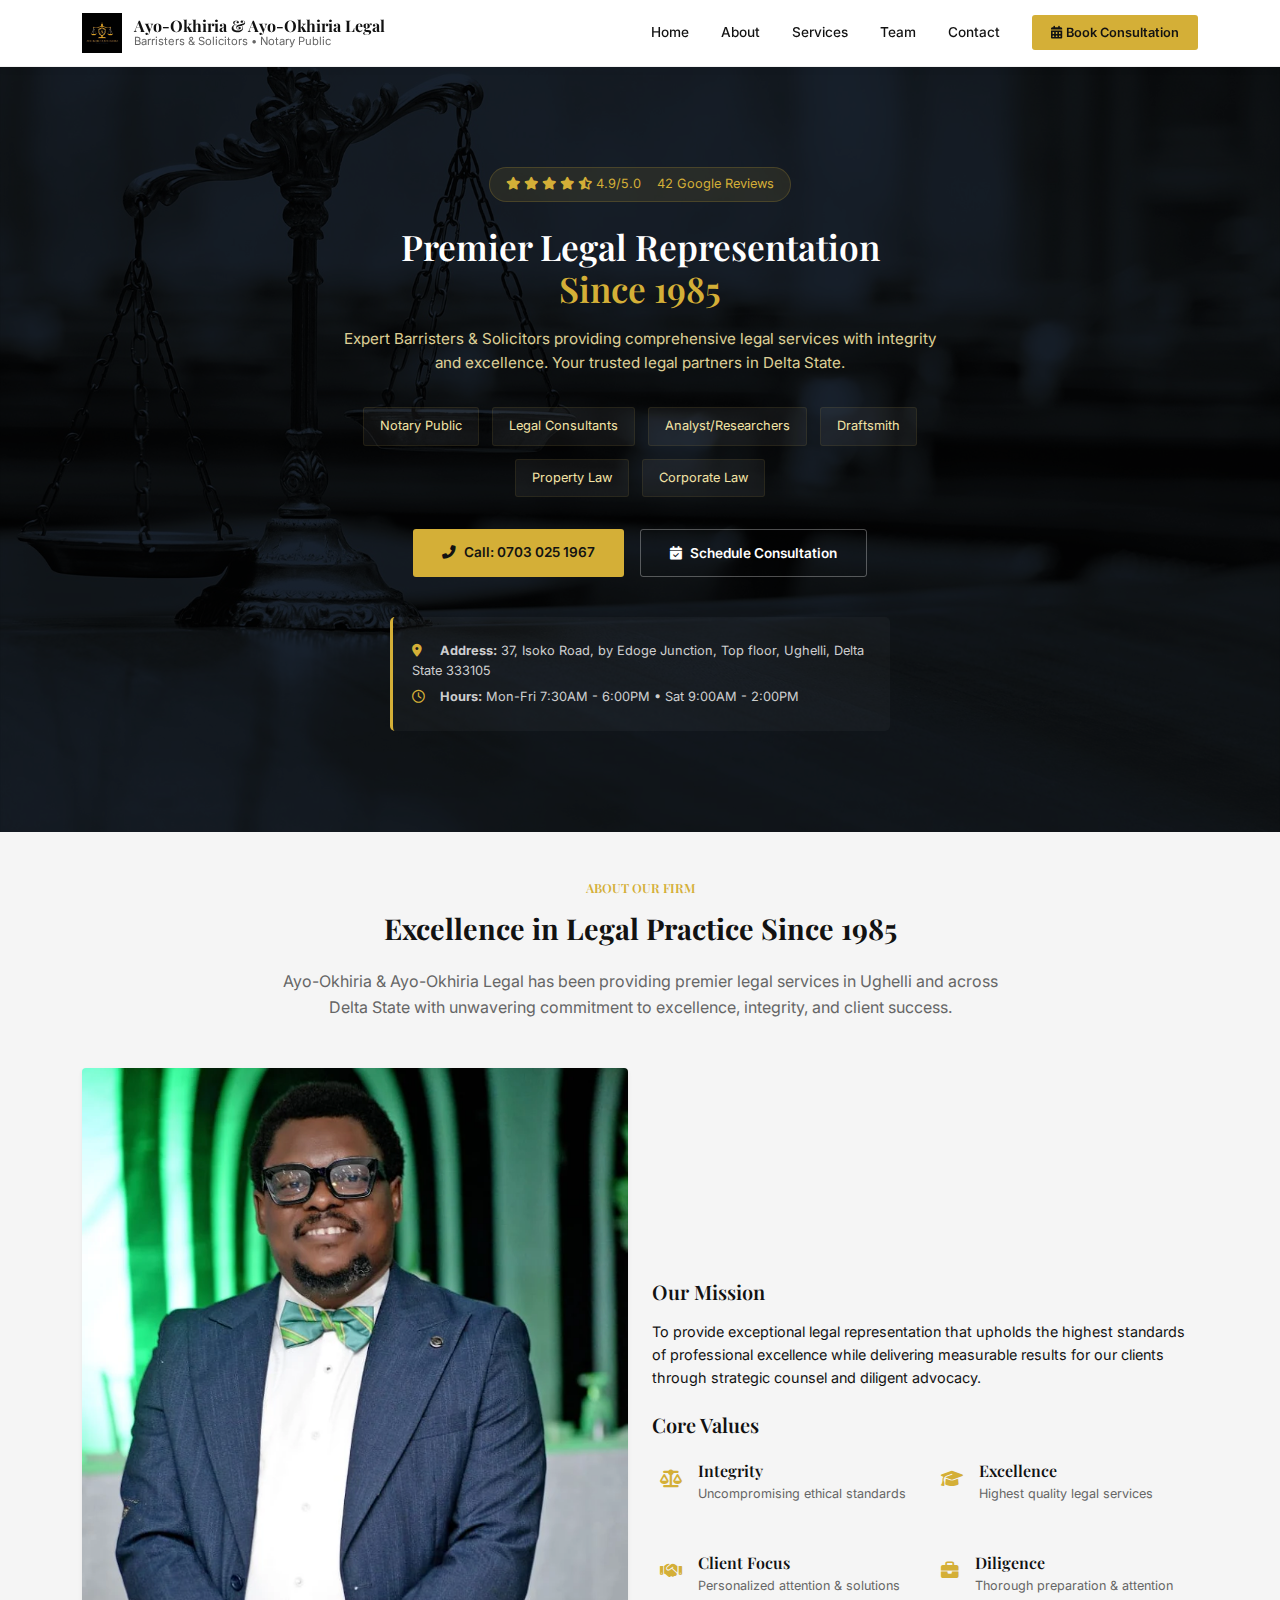
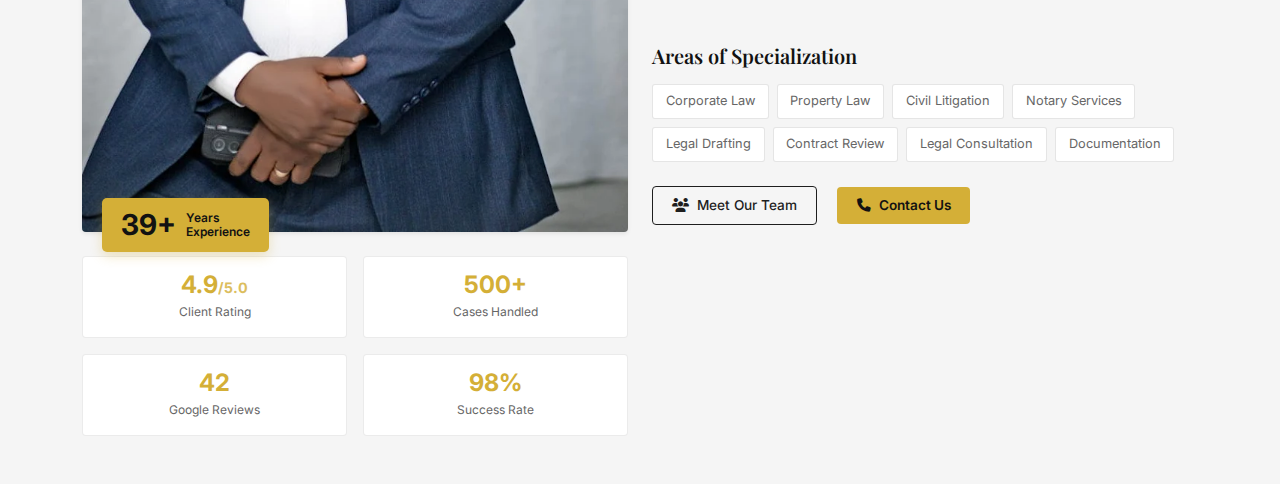
<file: index.html>
<!DOCTYPE html>
<html lang="en">
<head>
    <meta charset="UTF-8">
    <meta name="viewport" content="width=device-width, initial-scale=1.0">
    <title>Ayo-Okhiria & Ayo-Okhiria Legal | Barristers & Solicitors in Ughelli, Delta State</title>
    
    <!-- SEO Meta Tags -->
    <meta name="description" content="Premier Barristers & Solicitors in Ughelli, Delta State. Expert legal services with 4.9-star rating. Notary Public, Consultants, Legal Analysts.">
    
    <!-- Bootstrap 5.3 CSS -->
    <link href="https://cdn.jsdelivr.net/npm/bootstrap@5.3.0-alpha1/dist/css/bootstrap.min.css" rel="stylesheet">
    
    <!-- Font Awesome -->
    <link rel="stylesheet" href="https://cdnjs.cloudflare.com/ajax/libs/font-awesome/6.4.0/css/all.min.css">
     <link rel="stylesheet" href="css/style.css">
    <!-- Professional Fonts -->
    <link href="https://fonts.googleapis.com/css2?family=Playfair+Display:wght@400;500;600;700&family=Inter:wght@300;400;500;600&display=swap" rel="stylesheet">
    
 
</head>
<body>
    <!-- Header -->
    <nav class="navbar navbar-expand-lg navbar-light sticky-top">
        <div class="container">
            <a class="navbar-brand p-0" href="#">
                <div class="brand-container">
                   <img src="images/2025-01-02.webp" alt="" style="width: 2em;">
                    <div>
                        <h1 class="firm-name">Ayo-Okhiria & Ayo-Okhiria Legal</h1>
                        <p class="firm-tagline">Barristers & Solicitors • Notary Public</p>
                    </div>
                </div>
            </a>
            
            <button class="navbar-toggler" type="button" data-bs-toggle="collapse" data-bs-target="#navbarNav">
                <span class="navbar-toggler-icon"></span>
            </button>
            
            <div class="collapse navbar-collapse" id="navbarNav">
                <ul class="navbar-nav ms-auto align-items-center">
                    <li class="nav-item">
                        <a class="nav-link" href="#">Home</a>
                    </li>
                    <li class="nav-item">
                        <a class="nav-link" href="#">About</a>
                    </li>
                    <li class="nav-item">
                        <a class="nav-link" href="#">Services</a>
                    </li>
                    <li class="nav-item">
                        <a class="nav-link" href="#">Team</a>
                    </li>
                    <li class="nav-item">
                        <a class="nav-link" href="#">Contact</a>
                    </li>
                    <li class="nav-item ms-3">
                        <a href="https://calendly.com" class="btn btn-book" target="_blank">
                            <i class="fas fa-calendar-alt me-1"></i>Book Consultation
                        </a>
                    </li>
                </ul>
            </div>
        </div>
    </nav>

    <!-- Hero Section -->
    <section class="hero-section" style="background-image: url(images/law-bg.jpg);">
        <div class="container">
            <div class="hero-content">
                <!-- Rating Badge -->
                <div class="rating-badge">
                    <div>
                        <i class="fas fa-star"></i>
                        <i class="fas fa-star"></i>
                        <i class="fas fa-star"></i>
                        <i class="fas fa-star"></i>
                        <i class="fas fa-star-half-alt"></i>
                        4.9/5.0
                    </div>
                    <span class="ms-2">42 Google Reviews</span>
                </div>

                <!-- Main Title -->
                <h1 class="hero-title">
                    Premier Legal Representation<br>
                    <span class="accent-text">Since 1985</span>
                </h1>

                <!-- Subtitle -->
                <p class="hero-subtitle">
                    Expert Barristers & Solicitors providing comprehensive legal services with integrity and excellence. 
                    Your trusted legal partners in Delta State.
                </p>

                <!-- Services Tags -->
                <div class="services-tags">
                    <span class="service-tag">Notary Public</span>
                    <span class="service-tag">Legal Consultants</span>
                    <span class="service-tag">Analyst/Researchers</span>
                    <span class="service-tag">Draftsmith</span>
                    <span class="service-tag">Property Law</span>
                    <span class="service-tag">Corporate Law</span>
                </div>

                <!-- CTA Buttons -->
                <div class="cta-buttons">
                    <a href="tel:07030251967" class="btn btn-call">
                        <i class="fas fa-phone-alt me-2"></i>Call: 0703 025 1967
                    </a>
                    <a href="https://calendly.com" class="btn btn-consult" target="_blank">
                        <i class="fas fa-calendar-check me-2"></i>Schedule Consultation
                    </a>
                </div>

                <!-- Contact Info -->
                <div class="contact-info">
                    <p>
                        <i class="fas fa-map-marker-alt"></i>
                        <strong>Address:</strong> 37, Isoko Road, by Edoge Junction, Top floor, Ughelli, Delta State 333105
                    </p>
                    <p>
                        <i class="far fa-clock"></i>
                        <strong>Hours:</strong> Mon-Fri 7:30AM - 6:00PM • Sat 9:00AM - 2:00PM
                    </p>
                </div>
            </div>
        </div>
    </section>

    <!-- About Section -->
<section class="about-section py-5" id="about">
    <div class="container">
        <!-- Section Header -->
        <div class="row justify-content-center mb-5">
            <div class="col-lg-8 text-center">
                <h6 class="text-uppercase text-gold mb-3 fw-semibold small">About Our Firm</h6>
                <h2 class="section-title mb-4">Excellence in Legal Practice Since 1985</h2>
                <p class="lead text-gray mb-0">
                    Ayo-Okhiria & Ayo-Okhiria Legal has been providing premier legal services 
                    in Ughelli and across Delta State with unwavering commitment to excellence, 
                    integrity, and client success.
                </p>
            </div>
        </div>

        <div class="row align-items-center">
            <!-- Left Column - Image and Stats -->
            <div class="col-lg-6 mb-5 mb-lg-0">
                <!-- Main Image -->
                <div class="position-relative mb-4">
                    <img src="images/2025-12-24.webp" alt="Ayo-Okhiria Legal Office" 
                         class="img-fluid rounded-1 shadow-sm" loading="lazy">
                    <div class="experience-badge">
                        <div class="experience-years">39+</div>
                        <div class="experience-text">Years<br>Experience</div>
                    </div>
                </div>

                <!-- Stats Grid -->
                <div class="row g-3">
                    <div class="col-6">
                        <div class="stat-card text-center p-3 border rounded-1">
                            <div class="stat-number text-gold fw-bold">4.9<span class="text-small">/5.0</span></div>
                            <div class="stat-label small text-gray">Client Rating</div>
                        </div>
                    </div>
                    <div class="col-6">
                        <div class="stat-card text-center p-3 border rounded-1">
                            <div class="stat-number text-gold fw-bold">500+</div>
                            <div class="stat-label small text-gray">Cases Handled</div>
                        </div>
                    </div>
                    <div class="col-6">
                        <div class="stat-card text-center p-3 border rounded-1">
                            <div class="stat-number text-gold fw-bold">42</div>
                            <div class="stat-label small text-gray">Google Reviews</div>
                        </div>
                    </div>
                    <div class="col-6">
                        <div class="stat-card text-center p-3 border rounded-1">
                            <div class="stat-number text-gold fw-bold">98%</div>
                            <div class="stat-label small text-gray">Success Rate</div>
                        </div>
                    </div>
                </div>
            </div>

            <!-- Right Column - Content -->
            <div class="col-lg-6">
                <!-- Mission Statement -->
                <div class="mission-statement mb-4">
                    <h3 class="h5 fw-semibold mb-3">Our Mission</h3>
                    <p class="mb-4">
                        To provide exceptional legal representation that upholds the highest standards 
                        of professional excellence while delivering measurable results for our clients 
                        through strategic counsel and diligent advocacy.
                    </p>
                </div>

                <!-- Core Values -->
                <div class="core-values mb-4">
                    <h3 class="h5 fw-semibold mb-3">Core Values</h3>
                    <div class="row g-3">
                        <div class="col-md-6">
                            <div class="value-item d-flex align-items-start mb-3">
                                <div class="value-icon me-3 mt-1">
                                    <i class="fas fa-balance-scale text-gold"></i>
                                </div>
                                <div>
                                    <h6 class="fw-semibold mb-1">Integrity</h6>
                                    <p class="small text-gray mb-0">Uncompromising ethical standards</p>
                                </div>
                            </div>
                        </div>
                        <div class="col-md-6">
                            <div class="value-item d-flex align-items-start mb-3">
                                <div class="value-icon me-3 mt-1">
                                    <i class="fas fa-graduation-cap text-gold"></i>
                                </div>
                                <div>
                                    <h6 class="fw-semibold mb-1">Excellence</h6>
                                    <p class="small text-gray mb-0">Highest quality legal services</p>
                                </div>
                            </div>
                        </div>
                        <div class="col-md-6">
                            <div class="value-item d-flex align-items-start mb-3">
                                <div class="value-icon me-3 mt-1">
                                    <i class="fas fa-handshake text-gold"></i>
                                </div>
                                <div>
                                    <h6 class="fw-semibold mb-1">Client Focus</h6>
                                    <p class="small text-gray mb-0">Personalized attention & solutions</p>
                                </div>
                            </div>
                        </div>
                        <div class="col-md-6">
                            <div class="value-item d-flex align-items-start mb-3">
                                <div class="value-icon me-3 mt-1">
                                    <i class="fas fa-briefcase text-gold"></i>
                                </div>
                                <div>
                                    <h6 class="fw-semibold mb-1">Diligence</h6>
                                    <p class="small text-gray mb-0">Thorough preparation & attention</p>
                                </div>
                            </div>
                        </div>
                    </div>
                </div>

                <!-- Specializations -->
                <div class="specializations mb-4">
                    <h3 class="h5 fw-semibold mb-3">Areas of Specialization</h3>
                    <div class="d-flex flex-wrap gap-2">
                        <span class="specialization-tag">Corporate Law</span>
                        <span class="specialization-tag">Property Law</span>
                        <span class="specialization-tag">Civil Litigation</span>
                        <span class="specialization-tag">Notary Services</span>
                        <span class="specialization-tag">Legal Drafting</span>
                        <span class="specialization-tag">Contract Review</span>
                        <span class="specialization-tag">Legal Consultation</span>
                        <span class="specialization-tag">Documentation</span>
                    </div>
                </div>

                <!-- CTA -->
                <div class="about-cta mt-4">
                    <a href="team.html" class="btn btn-outline-dark btn-sm me-3">
                        <i class="fas fa-users me-2"></i>Meet Our Team
                    </a>
                    <a href="contact.html" class="btn btn-gold btn-sm">
                        <i class="fas fa-phone me-2"></i>Contact Us
                    </a>
                </div>
            </div>
        </div>
    </div>
</section>



    <!-- Bootstrap JS -->
    <script src="https://cdn.jsdelivr.net/npm/bootstrap@5.3.0-alpha1/dist/js/bootstrap.bundle.min.js"></script>
    <script src="js/script.js"></script>
    
    <script>
       
    </script>
</body>
</html>
</file>
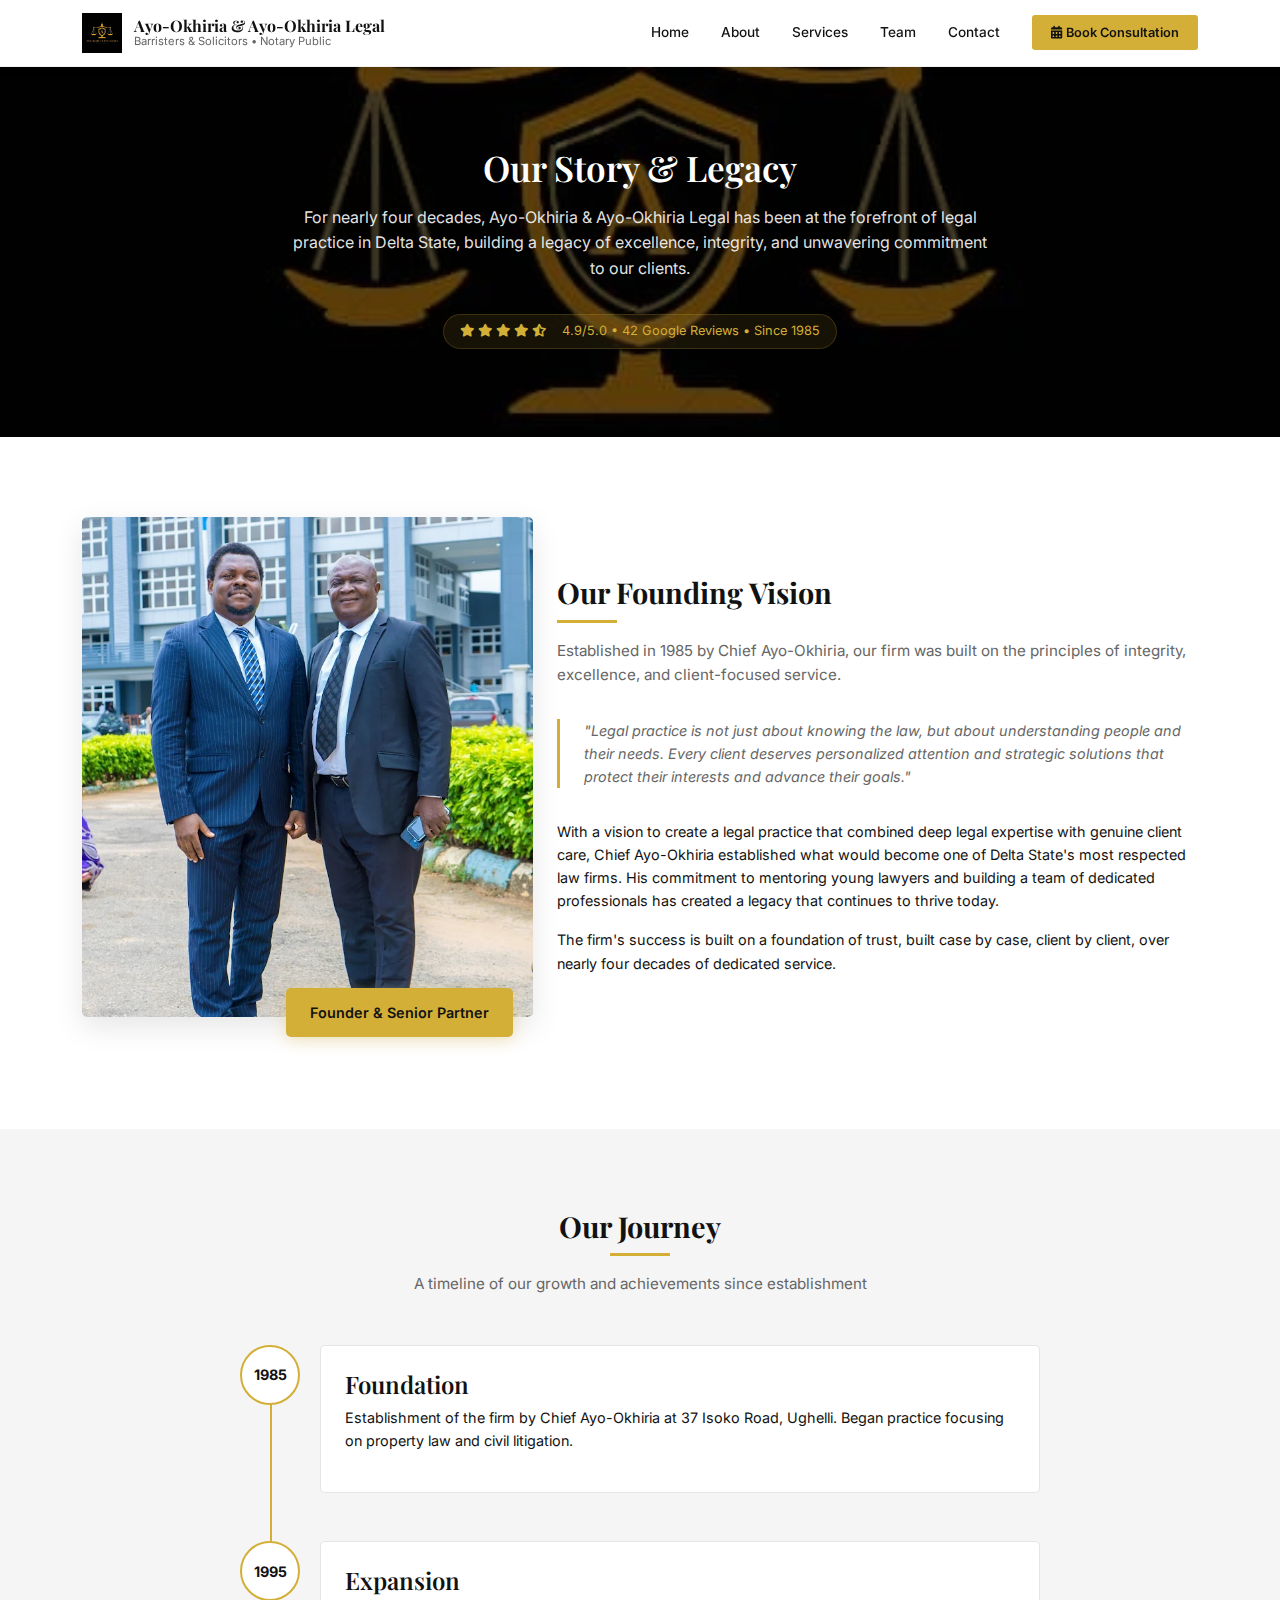
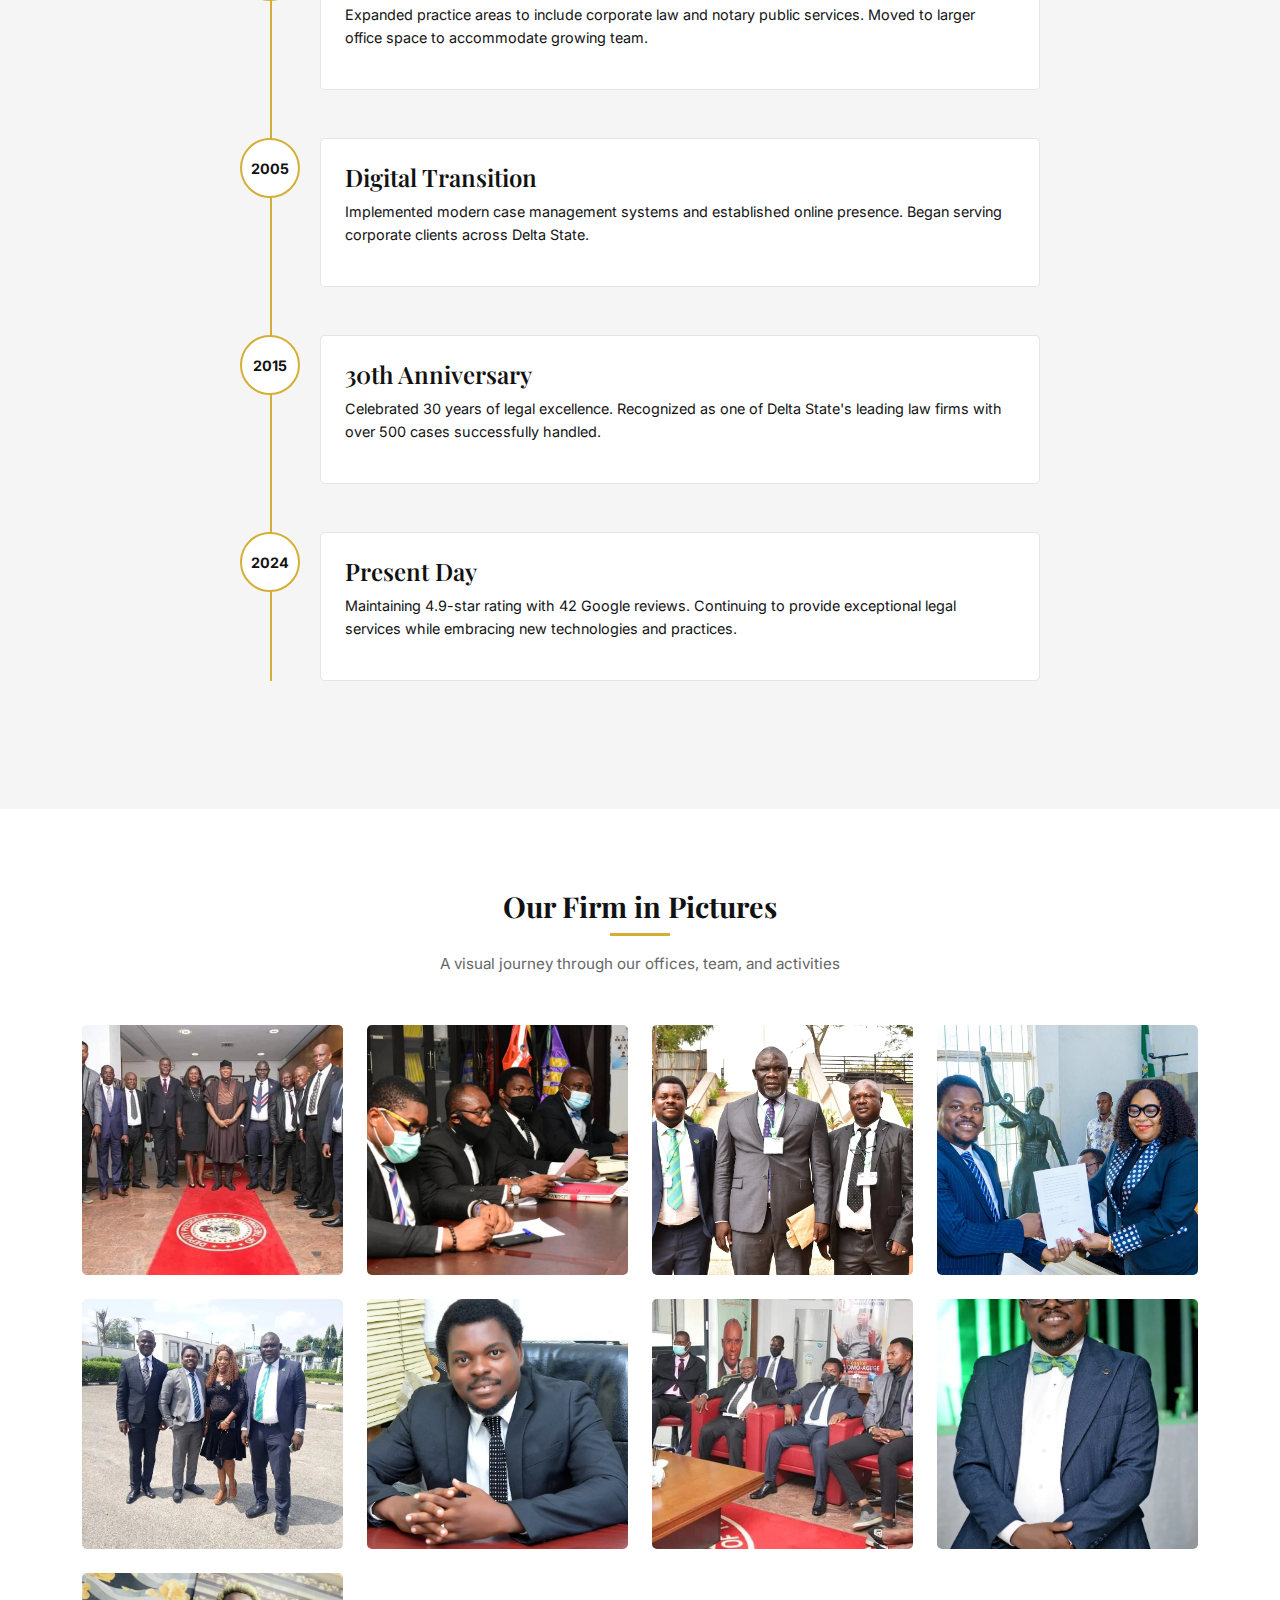
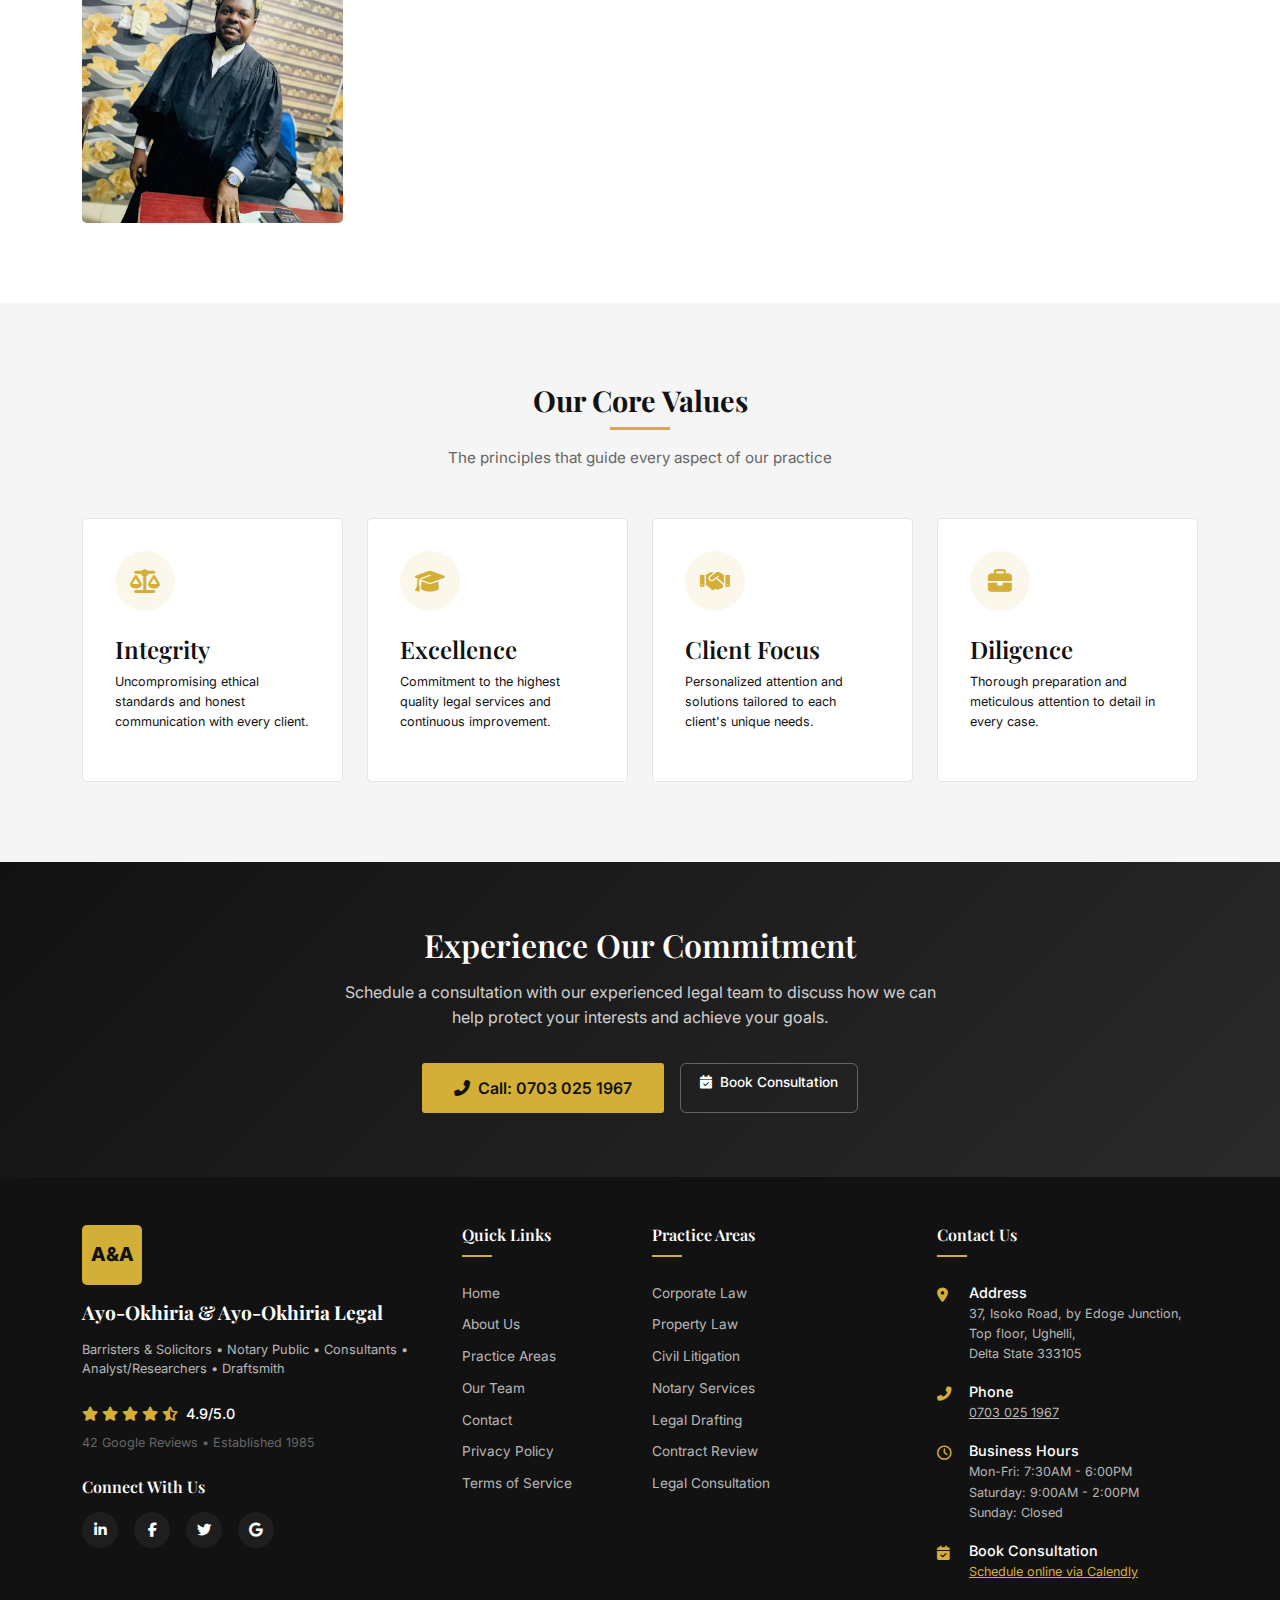
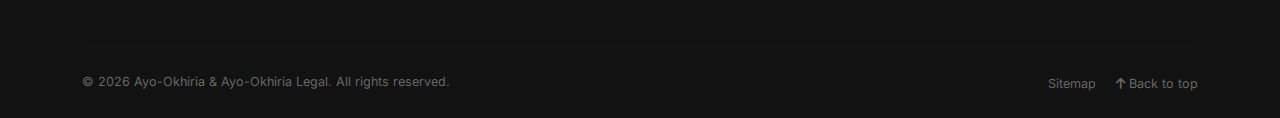
<file: about.html>
<!DOCTYPE html>
<html lang="en">
<head>
    <meta charset="UTF-8">
    <meta name="viewport" content="width=device-width, initial-scale=1.0">
    <title>About Us | Ayo-Okhiria & Ayo-Okhiria Legal</title>
    
    <!-- SEO Meta Tags -->
    <meta name="description" content="Learn about Ayo-Okhiria & Ayo-Okhiria Legal - Our history, founders, values, and commitment to legal excellence since 1985 in Delta State.">
    
    <!-- Bootstrap 5.3 CSS -->
    <link href="https://cdn.jsdelivr.net/npm/bootstrap@5.3.0-alpha1/dist/css/bootstrap.min.css" rel="stylesheet">
    
    <link rel="stylesheet" href="css/style.css">
     <link rel="shortcut icon" href="images/2025-01-02.webp" type="image/x-icon">
    <!-- Font Awesome -->
    <link rel="stylesheet" href="https://cdnjs.cloudflare.com/ajax/libs/font-awesome/6.4.0/css/all.min.css">
    
    <!-- Professional Fonts -->
    <link href="https://fonts.googleapis.com/css2?family=Playfair+Display:wght@400;500;600;700&family=Inter:wght@300;400;500;600&display=swap" rel="stylesheet">
    
    <style>
        :root {
            --black: #121212;
            --dark-gray: #1e1e1e;
            --gold: #D4AF37;
            --light-gold: #F4E4A6;
            --white: #FFFFFF;
            --gray: #666666;
            --light-gray: #F5F5F5;
        }

        body {
            font-family: 'Inter', sans-serif;
            font-size: 0.9rem;
            line-height: 1.6;
            color: var(--black);
            font-weight: 400;
        }

        h1, h2, h3, h4, h5, h6 {
            font-family: 'Playfair Display', serif;
            font-weight: 600;
        }

        /* Header Styles */
        .navbar {
            background: var(--white);
            padding: 0.8rem 0;
            box-shadow: 0 1px 10px rgba(0,0,0,0.05);
            border-bottom: 1px solid rgba(0,0,0,0.05);
        }

        .brand-container {
            display: flex;
            align-items: center;
            gap: 12px;
        }

        .brand-symbol {
            width: 40px;
            height: 40px;
            background: var(--black);
            color: var(--gold);
            display: flex;
            align-items: center;
            justify-content: center;
            font-weight: 700;
            font-size: 1.1rem;
            border-radius: 3px;
        }

        .firm-name {
            font-size: 1rem;
            font-weight: 700;
            margin: 0;
            color: var(--black);
            line-height: 1.1;
        }

        .firm-tagline {
            font-size: 0.7rem;
            color: var(--gray);
            margin: 0;
            line-height: 1.2;
        }

        .nav-link {
            font-size: 0.85rem;
            font-weight: 500;
            color: var(--black) !important;
            padding: 0.4rem 1rem !important;
            transition: color 0.2s ease;
        }

        .nav-link:hover {
            color: var(--gold) !important;
        }

        .btn-book {
            background: var(--gold);
            color: var(--black);
            font-size: 0.8rem;
            font-weight: 600;
            padding: 0.5rem 1.2rem;
            border: none;
            border-radius: 3px;
            transition: all 0.2s ease;
        }

        .btn-book:hover {
            background: #C19B2A;
            transform: translateY(-1px);
        }

        /* About Page Hero */
        .about-hero {
          background-color: #352a08c2;
            background-size: cover;
            background-position: center;
            padding: 5rem 0 4rem;
            color: var(--white);
            text-align: center;
            background-blend-mode: multiply;
        }

        .about-hero h1 {
            font-size: 2.2rem;
            margin-bottom: 1rem;
        }

        .about-hero .lead {
            font-size: 1rem;
            color: rgba(255,255,255,0.9);
            max-width: 700px;
            margin: 0 auto 2rem;
        }

        /* Section Styles */
        .section-title {
            font-size: 1.8rem;
            color: var(--black);
            margin-bottom: 1rem;
            position: relative;
            padding-bottom: 0.8rem;
        }

        .section-title:after {
            content: '';
            position: absolute;
            bottom: 0;
            left: 0;
            width: 60px;
            height: 3px;
            background: var(--gold);
        }

        .text-center .section-title:after {
            left: 50%;
            transform: translateX(-50%);
        }

        .section-subtitle {
            color: var(--gray);
            font-size: 0.95rem;
            margin-bottom: 2rem;
        }

        /* Founder Section */
        .founder-section {
            padding: 5rem 0;
            background: var(--white);
        }

        .founder-image {
            position: relative;
            margin-bottom: 2rem;
        }

        .founder-image img {
            width: 100%;
            height: 500px;
            object-fit: cover;
            border-radius: 5px;
            box-shadow: 0 10px 30px rgba(0,0,0,0.1);
        }

        .founder-badge {
            position: absolute;
            bottom: -20px;
            right: 20px;
            background: var(--gold);
            color: var(--black);
            padding: 0.8rem 1.5rem;
            border-radius: 5px;
            font-weight: 600;
            font-size: 0.9rem;
            box-shadow: 0 4px 15px rgba(212, 175, 55, 0.3);
        }

        .founder-quote {
            border-left: 3px solid var(--gold);
            padding-left: 1.5rem;
            margin: 2rem 0;
            font-style: italic;
            color: var(--gray);
        }

        /* History Timeline */
        .history-section {
            padding: 5rem 0;
            background: var(--light-gray);
        }

        .timeline {
            position: relative;
            max-width: 800px;
            margin: 0 auto;
        }

        .timeline:before {
            content: '';
            position: absolute;
            left: 30px;
            top: 0;
            bottom: 0;
            width: 2px;
            background: var(--gold);
        }

        .timeline-item {
            position: relative;
            padding-left: 80px;
            margin-bottom: 3rem;
        }

        .timeline-year {
            position: absolute;
            left: 0;
            top: 0;
            width: 60px;
            height: 60px;
            background: var(--white);
            border: 2px solid var(--gold);
            border-radius: 50%;
            display: flex;
            align-items: center;
            justify-content: center;
            font-weight: 700;
            color: var(--black);
            font-size: 0.9rem;
        }

        .timeline-content {
            background: var(--white);
            padding: 1.5rem;
            border-radius: 5px;
            border: 1px solid rgba(0,0,0,0.1);
        }

        .timeline-content h4 {
            color: var(--black);
            margin-bottom: 0.5rem;
        }

        /* Gallery Section */
        .gallery-section {
            padding: 5rem 0;
            background: var(--white);
        }

        .gallery-grid {
            display: grid;
            grid-template-columns: repeat(auto-fit, minmax(250px, 1fr));
            gap: 1.5rem;
            margin-top: 2rem;
        }

        .gallery-item {
            position: relative;
            overflow: hidden;
            border-radius: 5px;
            height: 250px;
        }

        .gallery-item img {
            width: 100%;
            height: 100%;
            object-fit: cover;
            transition: transform 0.3s ease;
        }

        .gallery-item:hover img {
            transform: scale(1.05);
        }

        .gallery-overlay {
            position: absolute;
            bottom: 0;
            left: 0;
            right: 0;
            background: linear-gradient(transparent, rgba(0,0,0,0.8));
            color: var(--white);
            padding: 1rem;
            transform: translateY(100%);
            transition: transform 0.3s ease;
        }

        .gallery-item:hover .gallery-overlay {
            transform: translateY(0);
        }

        /* Values Section */
        .values-section {
            padding: 5rem 0;
            background: var(--light-gray);
        }

        .value-card {
            background: var(--white);
            padding: 2rem;
            border-radius: 5px;
            border: 1px solid rgba(0,0,0,0.1);
            height: 100%;
            transition: transform 0.3s ease;
        }

        .value-card:hover {
            transform: translateY(-5px);
            border-color: var(--gold);
        }

        .value-icon {
            width: 60px;
            height: 60px;
            background: rgba(212, 175, 55, 0.1);
            color: var(--gold);
            border-radius: 50%;
            display: flex;
            align-items: center;
            justify-content: center;
            font-size: 1.5rem;
            margin-bottom: 1.5rem;
        }

        /* CTA Section */
        .cta-section {
            padding: 4rem 0;
            background: linear-gradient(135deg, var(--black) 0%, #2a2a2a 100%);
            color: var(--white);
            text-align: center;
        }

        .cta-section h2 {
            color: var(--white);
            margin-bottom: 1rem;
        }

        .cta-section .lead {
            color: rgba(255,255,255,0.8);
            max-width: 600px;
            margin: 0 auto 2rem;
        }

        .btn-cta {
            background: var(--gold);
            color: var(--black);
            padding: 0.8rem 2rem;
            font-weight: 600;
            border: none;
            border-radius: 3px;
            transition: all 0.2s ease;
        }

        .btn-cta:hover {
            background: #C19B2A;
            transform: translateY(-2px);
        }

        /* Footer Styles */
        .footer-section {
            background: var(--black);
            color: var(--white);
            padding: 3rem 0 2rem;
        }

        .footer-heading {
            font-size: 1rem;
            font-weight: 600;
            color: var(--white);
            margin-bottom: 1.5rem;
        }

        .footer-links a {
            color: rgba(255,255,255,0.7);
            text-decoration: none;
            font-size: 0.85rem;
            transition: color 0.2s ease;
        }

        .footer-links a:hover {
            color: var(--gold);
        }

        /* Responsive */
        @media (max-width: 768px) {
            .about-hero h1 {
                font-size: 1.8rem;
            }
            
            .section-title {
                font-size: 1.5rem;
            }
            
            .timeline:before {
                left: 25px;
            }
            
            .timeline-item {
                padding-left: 70px;
            }
            
            .timeline-year {
                width: 50px;
                height: 50px;
                font-size: 0.8rem;
            }
            
            .founder-image img {
                height: 400px;
            }
        }

        @media (max-width: 576px) {
            .about-hero {
                padding: 3rem 0;
            }
            
            .about-hero h1 {
                font-size: 1.5rem;
            }
            
            .section-title {
                font-size: 1.3rem;
            }
            
            .gallery-grid {
                grid-template-columns: 1fr;
            }
            
            .value-card {
                padding: 1.5rem;
            }
        }
    </style>
</head>
<body>
    <!-- Header -->
    <nav class="navbar navbar-expand-lg navbar-light sticky-top">
        <div class="container">
            <a class="navbar-brand p-0" href="index.html">
                <div class="brand-container">
                   <img src="images/2025-01-02.webp" alt="" style="width: 2em;">
                    <div>
                        <h1 class="firm-name">Ayo-Okhiria & Ayo-Okhiria Legal</h1>
                        <p class="firm-tagline">Barristers & Solicitors • Notary Public</p>
                    </div>
                </div>
            </a>
            
            <button class="navbar-toggler" type="button" data-bs-toggle="collapse" data-bs-target="#navbarNav">
                <span class="navbar-toggler-icon"></span>
            </button>
            
            <div class="collapse navbar-collapse" id="navbarNav">
                <ul class="navbar-nav ms-auto align-items-center">
                    <li class="nav-item">
                        <a class="nav-link" href="index.html">Home</a>
                    </li>
                    <li class="nav-item">
                        <a class="nav-link active" href="about.html">About</a>
                    </li>
                    <li class="nav-item">
                        <a class="nav-link" href="practice-areas.html">Services</a>
                    </li>
                    <li class="nav-item">
                        <a class="nav-link" href="team.html">Team</a>
                    </li>
                    <li class="nav-item">
                        <a class="nav-link" href="contact.html">Contact</a>
                    </li>
                    <li class="nav-item ms-3">
                        <a href="https://calendly.com" class="btn btn-book" target="_blank">
                            <i class="fas fa-calendar-alt me-1"></i>Book Consultation
                        </a>
                    </li>
                </ul>
            </div>
        </div>
    </nav>

    <!-- About Hero -->
    <section class="about-hero" style="background-image: url(images/2025-01-02.webp);">
        <div class="container">
            <h1>Our Story & Legacy</h1>
            <p class="lead">
                For nearly four decades, Ayo-Okhiria & Ayo-Okhiria Legal has been at the forefront 
                of legal practice in Delta State, building a legacy of excellence, integrity, 
                and unwavering commitment to our clients.
            </p>
            <div class="rating-badge d-inline-flex align-items-center">
                <div class="stars me-2">
                    <i class="fas fa-star"></i>
                    <i class="fas fa-star"></i>
                    <i class="fas fa-star"></i>
                    <i class="fas fa-star"></i>
                    <i class="fas fa-star-half-alt"></i>
                </div>
                <span>4.9/5.0 • 42 Google Reviews • Since 1985</span>
            </div>
        </div>
    </section>

    <!-- Founder Section -->
    <section class="founder-section">
        <div class="container">
            <div class="row align-items-center">
                <div class="col-lg-5">
                    <div class="founder-image">
                        <img src="images/2024-09-10.webp" alt="Founder - Ayo-Okhiria & Ayo-Okhiria Legal" loading="lazy">
                        <div class="founder-badge">
                            Founder & Senior Partner
                        </div>
                    </div>
                </div>
                <div class="col-lg-7">
                    <h2 class="section-title">Our Founding Vision</h2>
                    <p class="section-subtitle">
                        Established in 1985 by Chief Ayo-Okhiria, our firm was built on the principles 
                        of integrity, excellence, and client-focused service.
                    </p>
                    
                    <div class="founder-quote">
                        "Legal practice is not just about knowing the law, but about understanding 
                        people and their needs. Every client deserves personalized attention and 
                        strategic solutions that protect their interests and advance their goals."
                    </div>
                    
                    <p>
                        With a vision to create a legal practice that combined deep legal expertise 
                        with genuine client care, Chief Ayo-Okhiria established what would become 
                        one of Delta State's most respected law firms. His commitment to mentoring 
                        young lawyers and building a team of dedicated professionals has created 
                        a legacy that continues to thrive today.
                    </p>
                    
                    <p>
                        The firm's success is built on a foundation of trust, built case by case, 
                        client by client, over nearly four decades of dedicated service.
                    </p>
                </div>
            </div>
        </div>
    </section>

    <!-- History Timeline -->
    <section class="history-section">
        <div class="container">
            <div class="text-center mb-5">
                <h2 class="section-title">Our Journey</h2>
                <p class="section-subtitle">
                    A timeline of our growth and achievements since establishment
                </p>
            </div>
            
            <div class="timeline">
                <div class="timeline-item">
                    <div class="timeline-year">1985</div>
                    <div class="timeline-content">
                        <h4>Foundation</h4>
                        <p>Establishment of the firm by Chief Ayo-Okhiria at 37 Isoko Road, Ughelli. Began practice focusing on property law and civil litigation.</p>
                    </div>
                </div>
                
                <div class="timeline-item">
                    <div class="timeline-year">1995</div>
                    <div class="timeline-content">
                        <h4>Expansion</h4>
                        <p>Expanded practice areas to include corporate law and notary public services. Moved to larger office space to accommodate growing team.</p>
                    </div>
                </div>
                
                <div class="timeline-item">
                    <div class="timeline-year">2005</div>
                    <div class="timeline-content">
                        <h4>Digital Transition</h4>
                        <p>Implemented modern case management systems and established online presence. Began serving corporate clients across Delta State.</p>
                    </div>
                </div>
                
                <div class="timeline-item">
                    <div class="timeline-year">2015</div>
                    <div class="timeline-content">
                        <h4>30th Anniversary</h4>
                        <p>Celebrated 30 years of legal excellence. Recognized as one of Delta State's leading law firms with over 500 cases successfully handled.</p>
                    </div>
                </div>
                
                <div class="timeline-item">
                    <div class="timeline-year">2024</div>
                    <div class="timeline-content">
                        <h4>Present Day</h4>
                        <p>Maintaining 4.9-star rating with 42 Google reviews. Continuing to provide exceptional legal services while embracing new technologies and practices.</p>
                    </div>
                </div>
            </div>
        </div>
    </section>

    <!-- Gallery Section -->
    <section class="gallery-section">
        <div class="container">
            <div class="text-center mb-5">
                <h2 class="section-title">Our Firm in Pictures</h2>
                <p class="section-subtitle">
                    A visual journey through our offices, team, and activities
                </p>
            </div>
            
            <div class="gallery-grid">
                <div class="gallery-item">
                    <img src="images/2021-11-19.webp" alt="Main Office Reception" loading="lazy">
                    <div class="gallery-overlay">
                        <p class="mb-0 small">Main Office Reception</p>
                    </div>
                </div>
                
                <div class="gallery-item">
                    <img src="images/2021-02-14.webp" alt="Legal Library" loading="lazy">
                    <div class="gallery-overlay">
                        <p class="mb-0 small">Legal Reference Library</p>
                    </div>
                </div>
                
                <div class="gallery-item">
                    <img src="images/DSC_0602.webp" alt="Legal Team Meeting" loading="lazy">
                    <div class="gallery-overlay">
                        <p class="mb-0 small">Team Strategy Session</p>
                    </div>
                </div>
                
                <div class="gallery-item">
                    <img src="images/2024-09-14.webp" alt="Court Preparation" loading="lazy">
                    <div class="gallery-overlay">
                        <p class="mb-0 small">Court Preparation Room</p>
                    </div>
                </div>
                
                <div class="gallery-item">
                    <img src="images/2022-06-11.webp" alt="Client Consultation" loading="lazy">
                    <div class="gallery-overlay">
                        <p class="mb-0 small">Client Consultation Room</p>
                    </div>
                </div>
                
                <div class="gallery-item">
                    <img src="images/2021-01-22.webp" alt="Awards & Recognition" loading="lazy">
                    <div class="gallery-overlay">
                        <p class="mb-0 small">Awards & Recognition Wall</p>
                    </div>
                </div>

                <div class="gallery-item">
                    <img src="images/2021-11-19 (1).webp" alt="Awards & Recognition" loading="lazy">
                    <div class="gallery-overlay">
                        <p class="mb-0 small">Awards & Recognition Wall</p>
                    </div>
                </div>
                <div class="gallery-item">
                    <img src="images/2025-12-24.webp" alt="Awards & Recognition" loading="lazy">
                    <div class="gallery-overlay">
                        <p class="mb-0 small">Awards & Recognition Wall</p>
                    </div>
                </div>
                <div class="gallery-item">
                    <img src="images/2024-09-18.webp" alt="Awards & Recognition" loading="lazy">
                    <div class="gallery-overlay">
                        <p class="mb-0 small">Awards & Recognition Wall</p>
                    </div>
                </div>
            </div>
        </div>
    </section>

    <!-- Values Section -->
    <section class="values-section">
        <div class="container">
            <div class="text-center mb-5">
                <h2 class="section-title">Our Core Values</h2>
                <p class="section-subtitle">
                    The principles that guide every aspect of our practice
                </p>
            </div>
            
            <div class="row g-4">
                <div class="col-md-6 col-lg-3">
                    <div class="value-card">
                        <div class="value-icon">
                            <i class="fas fa-balance-scale"></i>
                        </div>
                        <h4>Integrity</h4>
                        <p class="small">Uncompromising ethical standards and honest communication with every client.</p>
                    </div>
                </div>
                
                <div class="col-md-6 col-lg-3">
                    <div class="value-card">
                        <div class="value-icon">
                            <i class="fas fa-graduation-cap"></i>
                        </div>
                        <h4>Excellence</h4>
                        <p class="small">Commitment to the highest quality legal services and continuous improvement.</p>
                    </div>
                </div>
                
                <div class="col-md-6 col-lg-3">
                    <div class="value-card">
                        <div class="value-icon">
                            <i class="fas fa-handshake"></i>
                        </div>
                        <h4>Client Focus</h4>
                        <p class="small">Personalized attention and solutions tailored to each client's unique needs.</p>
                    </div>
                </div>
                
                <div class="col-md-6 col-lg-3">
                    <div class="value-card">
                        <div class="value-icon">
                            <i class="fas fa-briefcase"></i>
                        </div>
                        <h4>Diligence</h4>
                        <p class="small">Thorough preparation and meticulous attention to detail in every case.</p>
                    </div>
                </div>
            </div>
        </div>
    </section>

    <!-- CTA Section -->
    <section class="cta-section">
        <div class="container">
            <h2>Experience Our Commitment</h2>
            <p class="lead">
                Schedule a consultation with our experienced legal team to discuss 
                how we can help protect your interests and achieve your goals.
            </p>
            <div class="d-flex flex-column flex-sm-row gap-3 justify-content-center">
                <a href="tel:07030251967" class="btn btn-cta">
                    <i class="fas fa-phone-alt me-2"></i>Call: 0703 025 1967
                </a>
                <a href="https://calendly.com" class="btn btn-outline-light" target="_blank">
                    <i class="fas fa-calendar-check me-2"></i>Book Consultation
                </a>
            </div>
        </div>
    </section>

    <!-- Footer -->
  <footer class="footer-section bg-dark pt-5 pb-4">
    <div class="container">
        <!-- Main Footer Content -->
        <div class="row g-4 mb-5">
            <!-- Brand Column -->
            <div class="col-lg-4 mb-4 mb-lg-0">
                <div class="footer-brand">
                    <div class="brand-symbol-footer mb-3">
                        <span class="symbol-a">A&</span>
                        <span class="symbol-a">A</span>
                    </div>
                    <h3 class="footer-firm-name mb-3">Ayo-Okhiria & Ayo-Okhiria Legal</h3>
                    <p class="footer-tagline mb-4">
                        Barristers & Solicitors • Notary Public • Consultants • Analyst/Researchers • Draftsmith
                    </p>
                    
                    <!-- Google Reviews -->
                    <div class="footer-reviews mb-4">
                        <div class="d-flex align-items-center mb-2">
                            <div class="stars me-2">
                                <i class="fas fa-star"></i>
                                <i class="fas fa-star"></i>
                                <i class="fas fa-star"></i>
                                <i class="fas fa-star"></i>
                                <i class="fas fa-star-half-alt"></i>
                            </div>
                            <span class="text-white fw-medium">4.9/5.0</span>
                        </div>
                        <p class="small text-gray mb-0">42 Google Reviews • Established 1985</p>
                    </div>

                    <!-- Social Links -->
                    <div class="footer-social">
                        <h6 class="text-white mb-3">Connect With Us</h6>
                        <div class="social-icons d-flex gap-3">
                            <a href="#" class="social-icon">
                                <i class="fab fa-linkedin-in"></i>
                            </a>
                            <a href="#" class="social-icon">
                                <i class="fab fa-facebook-f"></i>
                            </a>
                            <a href="#" class="social-icon">
                                <i class="fab fa-twitter"></i>
                            </a>
                            <a href="https://g.page/r/CQhX7QgVqPWiEAE" class="social-icon" target="_blank">
                                <i class="fab fa-google"></i>
                            </a>
                        </div>
                    </div>
                </div>
            </div>

            <!-- Quick Links -->
            <div class="col-lg-2 col-md-4 mb-4 mb-md-0">
                <h4 class="footer-heading mb-4">Quick Links</h4>
                <ul class="footer-links list-unstyled">
                    <li class="mb-2"><a href="index.html">Home</a></li>
                    <li class="mb-2"><a href="about.html">About Us</a></li>
                    <li class="mb-2"><a href="practice-areas.html">Practice Areas</a></li>
                    <li class="mb-2"><a href="team.html">Our Team</a></li>
                    <li class="mb-2"><a href="contact.html">Contact</a></li>
                    <li class="mb-2"><a href="privacy.html">Privacy Policy</a></li>
                    <li><a href="terms.html">Terms of Service</a></li>
                </ul>
            </div>

            <!-- Practice Areas -->
            <div class="col-lg-3 col-md-4 mb-4 mb-md-0">
                <h4 class="footer-heading mb-4">Practice Areas</h4>
                <ul class="footer-links list-unstyled">
                    <li class="mb-2"><a href="#">Corporate Law</a></li>
                    <li class="mb-2"><a href="#">Property Law</a></li>
                    <li class="mb-2"><a href="#">Civil Litigation</a></li>
                    <li class="mb-2"><a href="#">Notary Services</a></li>
                    <li class="mb-2"><a href="#">Legal Drafting</a></li>
                    <li class="mb-2"><a href="#">Contract Review</a></li>
                    <li><a href="#">Legal Consultation</a></li>
                </ul>
            </div>

            <!-- Contact Info -->
            <div class="col-lg-3 col-md-4">
                <h4 class="footer-heading mb-4">Contact Us</h4>
                <div class="contact-info-footer">
                    <div class="contact-item d-flex mb-3">
                        <div class="contact-icon me-3">
                            <i class="fas fa-map-marker-alt"></i>
                        </div>
                        <div>
                            <p class="mb-0 fw-medium text-white">Address</p>
                            <p class="mb-0 small text-gray">
                                37, Isoko Road, by Edoge Junction,<br>
                                Top floor, Ughelli,<br>
                                Delta State 333105
                            </p>
                        </div>
                    </div>

                    <div class="contact-item d-flex mb-3">
                        <div class="contact-icon me-3">
                            <i class="fas fa-phone-alt"></i>
                        </div>
                        <div>
                            <p class="mb-0 fw-medium text-white">Phone</p>
                            <p class="mb-0 small text-gray">
                                <a href="tel:07030251967" class="text-gray">0703 025 1967</a>
                            </p>
                        </div>
                    </div>

                    <div class="contact-item d-flex mb-3">
                        <div class="contact-icon me-3">
                            <i class="far fa-clock"></i>
                        </div>
                        <div>
                            <p class="mb-0 fw-medium text-white">Business Hours</p>
                            <p class="mb-0 small text-gray">
                                Mon-Fri: 7:30AM - 6:00PM<br>
                                Saturday: 9:00AM - 2:00PM<br>
                                Sunday: Closed
                            </p>
                        </div>
                    </div>

                    <div class="contact-item d-flex mb-3">
                        <div class="contact-icon me-3">
                            <i class="fas fa-calendar-check"></i>
                        </div>
                        <div>
                            <p class="mb-0 fw-medium text-white">Book Consultation</p>
                            <p class="mb-0 small text-gray">
                                <a href="https://calendly.com" class="text-gold" target="_blank">
                                    Schedule online via Calendly
                                </a>
                            </p>
                        </div>
                    </div>
                </div>
            </div>
        </div>

        <!-- Divider -->
        <hr class="footer-divider my-4">

        <!-- Bottom Footer -->
        <div class="row align-items-center">
            <div class="col-md-6 mb-3 mb-md-0">
                <p class="copyright mb-0 small text-gray">
                    © <span id="currentYear"></span> Ayo-Okhiria & Ayo-Okhiria Legal. All rights reserved.
                </p>
            </div>
            <div class="col-md-6 text-md-end">
                <div class="footer-actions">
                    <a href="sitemap.html" class="text-gray small me-3">Sitemap</a>
                    <a href="#top" class="back-to-top text-gray small">
                        <i class="fas fa-arrow-up me-1"></i>Back to top
                    </a>
                </div>
            </div>
        </div>
    </div>
</footer>


    <!-- Bootstrap JS -->
    <script src="https://cdn.jsdelivr.net/npm/bootstrap@5.3.0-alpha1/dist/js/bootstrap.bundle.min.js"></script>
    
    <script>
        // Set current year in copyright
        document.getElementById('currentYear').textContent = new Date().getFullYear();
        
        // Back to top functionality
        document.querySelector('.back-to-top').addEventListener('click', function(e) {
            e.preventDefault();
            window.scrollTo({
                top: 0,
                behavior: 'smooth'
            });
        });
        
        // Sticky header background
        window.addEventListener('scroll', function() {
            const navbar = document.querySelector('.navbar');
            if (window.scrollY > 50) {
                navbar.style.background = 'rgba(255, 255, 255, 0.95)';
                navbar.style.backdropFilter = 'blur(10px)';
            } else {
                navbar.style.background = 'var(--white)';
                navbar.style.backdropFilter = 'none';
            }
        });
    </script>
</body>
</html>
</file>
<file: css/style.css>
:root {
            --black: #121212;
            --dark-gray: #1e1e1e;
            --gold: #D4AF37;
            --light-gold: #F4E4A6;
            --white: #FFFFFF;
            --gray: #666666;
            --light-gray: #F5F5F5;
        }

        body {
            font-family: 'Inter', sans-serif;
            font-size: 0.9rem;
            line-height: 1.6;
            color: var(--black);
            font-weight: 400;
        }

        h1, h2, h3, h4, h5, h6 {
            font-family: 'Playfair Display', serif;
            font-weight: 600;
        }

        /* Header */
        .navbar {
            background: var(--white);
            padding: 0.8rem 0;
            box-shadow: 0 1px 10px rgba(0,0,0,0.05);
            border-bottom: 1px solid rgba(0,0,0,0.05);
        }

        .brand-container {
            display: flex;
            align-items: center;
            gap: 12px;
        }

        .brand-symbol {
            width: 40px;
            height: 40px;
            background: var(--black);
            color: var(--gold);
            display: flex;
            align-items: center;
            justify-content: center;
            font-weight: 700;
            font-size: 1.1rem;
            border-radius: 3px;
        }

        .firm-name {
            font-size: 1rem;
            font-weight: 700;
            margin: 0;
            color: var(--black);
            line-height: 1.1;
        }

        .firm-tagline {
            font-size: 0.7rem;
            color: var(--gray);
            margin: 0;
            line-height: 1.2;
        }

        .nav-link {
            font-size: 0.85rem;
            font-weight: 500;
            color: var(--black) !important;
            padding: 0.4rem 1rem !important;
            transition: color 0.2s ease;
        }

        .nav-link:hover {
            color: var(--gold) !important;
        }

        .btn-book {
            background: var(--gold);
            color: var(--black);
            font-size: 0.8rem;
            font-weight: 600;
            padding: 0.5rem 1.2rem;
            border: none;
            border-radius: 3px;
            transition: all 0.2s ease;
        }

        .btn-book:hover {
            background: #C19B2A;
            transform: translateY(-1px);
        }

        /* Hero Section */
        .hero-section {
            background-size: cover;
            background-position: center;
            min-height: 85vh;
            display: flex;
            align-items: center;
            position: relative;
            background-blend-mode: multiply;
            background-color: #201f1fd6;
        }

        .hero-content {
            max-width: 650px;
            margin: 0 auto;
            text-align: center;
            padding: 2rem 1rem;
        }

        .rating-badge {
            display: inline-flex;
            align-items: center;
            gap: 8px;
            background: rgba(212, 175, 55, 0.1);
            color: var(--gold);
            padding: 0.4rem 1rem;
            border-radius: 20px;
            font-size: 0.8rem;
            margin-bottom: 1.5rem;
            border: 1px solid rgba(212, 175, 55, 0.2);
        }

        .rating-badge i {
            color: var(--gold);
        }

        .hero-title {
            font-size: 2.2rem;
            color: var(--white);
            margin-bottom: 1rem;
            line-height: 1.2;
        }

        .accent-text {
            color: var(--gold);
            position: relative;
        }

        .hero-subtitle {
            color: var(--light-gold);
            font-size: 0.95rem;
            margin-bottom: 2rem;
            opacity: 0.9;
        }

        .services-tags {
            display: flex;
            flex-wrap: wrap;
            gap: 0.8rem;
            justify-content: center;
            margin-bottom: 2rem;
        }

        .service-tag {
            background: rgba(255,255,255,0.05);
            color: var(--light-gold);
            padding: 0.5rem 1rem;
            border-radius: 3px;
            font-size: 0.8rem;
            border: 1px solid rgba(212, 175, 55, 0.1);
            transition: all 0.2s ease;
        }

        .service-tag:hover {
            background: rgba(212, 175, 55, 0.1);
            border-color: var(--gold);
        }

        .cta-buttons {
            display: flex;
            gap: 1rem;
            justify-content: center;
            flex-wrap: wrap;
            margin-bottom: 2.5rem;
        }

        .btn-call {
            background: var(--gold);
            color: var(--black);
            padding: 0.8rem 1.8rem;
            border-radius: 3px;
            font-weight: 600;
            font-size: 0.85rem;
            border: none;
            transition: all 0.2s ease;
        }

        .btn-call:hover {
            background: #C19B2A;
            transform: translateY(-1px);
            color: var(--black);
        }

        .btn-consult {
            background: transparent;
            color: var(--white);
            padding: 0.8rem 1.8rem;
            border-radius: 3px;
            font-weight: 600;
            font-size: 0.85rem;
            border: 1px solid rgba(255,255,255,0.3);
            transition: all 0.2s ease;
        }

        .btn-consult:hover {
            background: rgba(255,255,255,0.1);
            border-color: var(--gold);
            color: var(--white);
        }

        .contact-info {
            background: rgba(255,255,255,0.03);
            padding: 1.2rem;
            border-radius: 5px;
            border-left: 3px solid var(--gold);
            text-align: left;
            max-width: 500px;
            margin: 0 auto;
        }

        .contact-info p {
            margin: 0.3rem 0;
            font-size: 0.8rem;
            color: rgba(255,255,255,0.8);
        }

        .contact-info i {
            color: var(--gold);
            width: 16px;
            margin-right: 8px;
        }

        /* Responsive */
        @media (max-width: 768px) {
            .hero-title {
                font-size: 1.8rem;
            }
            
            .cta-buttons {
                flex-direction: column;
                align-items: center;
            }
            
            .btn-call, .btn-consult {
                width: 100%;
                max-width: 280px;
            }
            
            .services-tags {
                gap: 0.5rem;
            }
            
            .service-tag {
                padding: 0.4rem 0.8rem;
                font-size: 0.75rem;
            }
        }

        @media (max-width: 576px) {
            .hero-section {
                min-height: 80vh;
            }
            
            .hero-title {
                font-size: 1.5rem;
            }
            
            .hero-subtitle {
                font-size: 0.85rem;
            }
            
            .navbar-brand {
                font-size: 0.9rem;
            }
            
            .contact-info {
                padding: 1rem;
            }
        }
     /* About Section Styles */
    .about-section {
        background: var(--light-gray);
        padding: 4rem 0;
    }

    .section-title {
        font-size: 1.8rem;
        font-weight: 700;
        color: var(--black);
        margin-bottom: 1rem;
    }

    .text-gold {
        color: var(--gold) !important;
    }

    .text-gray {
        color: var(--gray) !important;
    }

    .lead {
        font-size: 1rem;
        font-weight: 400;
        color: var(--gray);
        line-height: 1.6;
    }

    /* Experience Badge */
    .experience-badge {
        position: absolute;
        bottom: -20px;
        left: 20px;
        background: var(--gold);
        color: var(--black);
        padding: 0.8rem 1.2rem;
        border-radius: 5px;
        display: flex;
        align-items: center;
        gap: 10px;
        box-shadow: 0 4px 12px rgba(212, 175, 55, 0.3);
    }

    .experience-years {
        font-size: 1.8rem;
        font-weight: 700;
        line-height: 1;
    }

    .experience-text {
        font-size: 0.75rem;
        font-weight: 600;
        line-height: 1.2;
    }

    /* Stat Cards */
    .stat-card {
        background: var(--white);
        border: 1px solid rgba(0,0,0,0.08) !important;
        transition: transform 0.2s ease;
    }

    .stat-card:hover {
        transform: translateY(-2px);
        border-color: var(--gold) !important;
    }

    .stat-number {
        font-size: 1.5rem;
        line-height: 1;
        margin-bottom: 0.3rem;
    }

    .text-small {
        font-size: 0.9rem;
        opacity: 0.8;
    }

    .stat-label {
        color: var(--gray);
        font-size: 0.75rem;
    }

    /* Value Items */
    .value-item {
        padding: 0.5rem;
        border-radius: 5px;
        transition: background-color 0.2s ease;
    }

    .value-item:hover {
        background: rgba(212, 175, 55, 0.05);
    }

    .value-icon {
        font-size: 1.1rem;
    }

    /* Specialization Tags */
    .specialization-tag {
        background: var(--white);
        color: var(--gray);
        padding: 0.4rem 0.8rem;
        border-radius: 3px;
        font-size: 0.8rem;
        border: 1px solid rgba(0,0,0,0.1);
        transition: all 0.2s ease;
    }

    .specialization-tag:hover {
        background: var(--gold);
        color: var(--black);
        border-color: var(--gold);
    }

    /* Buttons */
    .btn-outline-dark {
        border: 1px solid var(--dark-gray);
        color: var(--dark-gray);
        padding: 0.5rem 1.2rem;
        font-size: 0.85rem;
        font-weight: 500;
        transition: all 0.2s ease;
    }

    .btn-outline-dark:hover {
        background: var(--dark-gray);
        color: var(--white);
    }

    .btn-gold {
        background: var(--gold);
        color: var(--black);
        border: none;
        padding: 0.5rem 1.2rem;
        font-size: 0.85rem;
        font-weight: 600;
        transition: all 0.2s ease;
    }

    .btn-gold:hover {
        background: #C19B2A;
        color: var(--black);
    }

    /* Responsive */
    @media (max-width: 768px) {
        .about-section {
            padding: 3rem 0;
        }
        
        .section-title {
            font-size: 1.5rem;
        }
        
        .experience-badge {
            left: 10px;
            padding: 0.6rem 1rem;
        }
        
        .experience-years {
            font-size: 1.5rem;
        }
        
        .specialization-tag {
            font-size: 0.75rem;
            padding: 0.3rem 0.6rem;
        }
    }

    @media (max-width: 576px) {
        .section-title {
            font-size: 1.3rem;
        }
        
        .lead {
            font-size: 0.9rem;
        }
        
        .about-cta {
            text-align: center;
        }
        
        .about-cta .btn {
            display: block;
            width: 100%;
            margin-bottom: 0.5rem;
        }
    }
    
    /* Practice Areas Section Styles */
    .practice-areas-section {
        background: var(--white);
        padding: 4rem 0;
    }

    /* Practice Cards */
    .practice-card {
        background: var(--white);
        border: 1px solid rgba(0,0,0,0.08);
        border-radius: 8px;
        padding: 1.8rem;
        transition: all 0.3s ease;
        position: relative;
        overflow: hidden;
    }

    .practice-card:hover {
        transform: translateY(-5px);
        border-color: var(--gold);
        box-shadow: 0 10px 30px rgba(0,0,0,0.08);
    }

    .practice-card:hover .practice-icon {
        background: var(--gold);
        color: var(--black);
    }

    .practice-icon {
        width: 60px;
        height: 60px;
        background: rgba(212, 175, 55, 0.1);
        color: var(--gold);
        border-radius: 8px;
        display: flex;
        align-items: center;
        justify-content: center;
        font-size: 1.5rem;
        margin-bottom: 1.5rem;
        transition: all 0.3s ease;
    }

    .practice-title {
        font-size: 1.2rem;
        font-weight: 600;
        color: var(--black);
        margin-bottom: 1rem;
        line-height: 1.3;
    }

    .practice-description {
        font-size: 0.85rem;
        color: var(--gray);
        line-height: 1.6;
        margin-bottom: 1.2rem;
        min-height: 80px;
    }

    .practice-services {
        list-style: none;
        padding: 0;
        margin: 0 0 1.5rem 0;
    }

    .practice-services li {
        font-size: 0.8rem;
        color: var(--gray);
        padding: 0.3rem 0;
        position: relative;
        padding-left: 1.2rem;
    }

    .practice-services li:before {
        content: "✓";
        position: absolute;
        left: 0;
        color: var(--gold);
        font-weight: bold;
    }

    .practice-link {
        font-size: 0.85rem;
        font-weight: 600;
        color: var(--gold);
        text-decoration: none;
        display: inline-flex;
        align-items: center;
        transition: color 0.2s ease;
    }

    .practice-link:hover {
        color: var(--black);
    }

    /* CTA Banner */
    .cta-banner {
        background: linear-gradient(135deg, var(--black) 0%, #2a2a2a 100%);
        color: var(--white);
        border: 1px solid rgba(212, 175, 55, 0.2);
    }

    .cta-title {
        font-size: 1.3rem;
        font-weight: 600;
        color: var(--white);
    }

    .cta-text {
        font-size: 0.9rem;
        color: rgba(255,255,255,0.8);
        max-width: 600px;
    }

    .btn-outline-light {
        border: 1px solid rgba(255,255,255,0.3);
        color: var(--white);
        padding: 0.5rem 1.2rem;
        font-size: 0.85rem;
        font-weight: 500;
        transition: all 0.2s ease;
    }

    .btn-outline-light:hover {
        background: rgba(255,255,255,0.1);
        border-color: var(--gold);
    }

    /* Responsive */
    @media (max-width: 992px) {
        .practice-card {
            padding: 1.5rem;
        }
        
        .practice-description {
            min-height: auto;
        }
    }

    @media (max-width: 768px) {
        .practice-areas-section {
            padding: 3rem 0;
        }
        
        .practice-title {
            font-size: 1.1rem;
        }
        
        .cta-banner {
            padding: 2rem !important;
        }
    }

    @media (max-width: 576px) {
        .practice-card {
            padding: 1.2rem;
        }
        
        .practice-icon {
            width: 50px;
            height: 50px;
            font-size: 1.2rem;
            margin-bottom: 1rem;
        }
        
        .cta-banner .btn {
            width: 100%;
            margin-bottom: 0.5rem;
        }
    }

    /* Footer Styles */
    .footer-section {
        background: var(--black) !important;
        color: var(--white);
    }

    .bg-dark {
        background: var(--black) !important;
    }

    /* Brand Section */
    .brand-symbol-footer {
        width: 60px;
        height: 60px;
        background: var(--gold);
        color: var(--black);
        display: flex;
        align-items: center;
        justify-content: center;
        font-weight: 800;
        font-size: 1.2rem;
        border-radius: 5px;
        line-height: 1;
    }

    .brand-symbol-footer .symbol-a {
        display: block;
        line-height: 1;
    }

    .footer-firm-name {
        font-size: 1.2rem;
        font-weight: 700;
        color: var(--white);
        margin: 0;
    }

    .footer-tagline {
        font-size: 0.8rem;
        color: rgba(255,255,255,0.7);
        line-height: 1.5;
    }

    /* Reviews */
    .footer-reviews .stars {
        color: var(--gold);
    }

    .footer-reviews .stars i {
        font-size: 0.9rem;
    }

    /* Social Icons */
    .social-icon {
        width: 36px;
        height: 36px;
        background: rgba(255,255,255,0.05);
        color: var(--white);
        border-radius: 50%;
        display: flex;
        align-items: center;
        justify-content: center;
        text-decoration: none;
        transition: all 0.2s ease;
    }

    .social-icon:hover {
        background: var(--gold);
        color: var(--black);
        transform: translateY(-2px);
    }

    /* Footer Headings */
    .footer-heading {
        font-size: 1rem;
        font-weight: 600;
        color: var(--white);
        position: relative;
        padding-bottom: 0.8rem;
    }

    .footer-heading:after {
        content: '';
        position: absolute;
        bottom: 0;
        left: 0;
        width: 30px;
        height: 2px;
        background: var(--gold);
    }

    /* Footer Links */
    .footer-links li {
        margin-bottom: 0.6rem;
    }

    .footer-links a {
        color: rgba(255,255,255,0.7);
        text-decoration: none;
        font-size: 0.85rem;
        transition: all 0.2s ease;
    }

    .footer-links a:hover {
        color: var(--gold);
        padding-left: 5px;
    }

    /* Contact Info */
    .contact-icon {
        color: var(--gold);
        width: 16px;
        margin-top: 2px;
    }

    .contact-info-footer .text-gray {
        color: rgba(255,255,255,0.7) !important;
    }

    .contact-info-footer a.text-gray:hover {
        color: var(--gold) !important;
    }

    .text-gold {
        color: var(--gold) !important;
    }

    /* Divider */
    .footer-divider {
        border-color: rgba(255,255,255,0.1) !important;
        margin: 2rem 0;
    }

    /* Copyright */
    .copyright {
        color: rgba(255,255,255,0.5);
    }

    .footer-actions a {
        text-decoration: none;
        transition: color 0.2s ease;
    }

    .footer-actions a:hover {
        color: var(--gold) !important;
    }

    .back-to-top {
        cursor: pointer;
    }

    /* Responsive */
    @media (max-width: 768px) {
        .footer-section {
            padding-top: 3rem !important;
            padding-bottom: 2rem !important;
        }
        
        .footer-firm-name {
            font-size: 1.1rem;
        }
        
        .footer-heading {
            font-size: 0.95rem;
        }
        
        .contact-info-footer {
            margin-top: 1rem;
        }
        
        .footer-actions {
            text-align: left !important;
            margin-top: 1rem;
        }
    }

    @media (max-width: 576px) {
        .footer-heading {
            margin-top: 1.5rem;
        }
        
        .brand-symbol-footer {
            width: 50px;
            height: 50px;
            font-size: 1rem;
        }
    }
</file>
